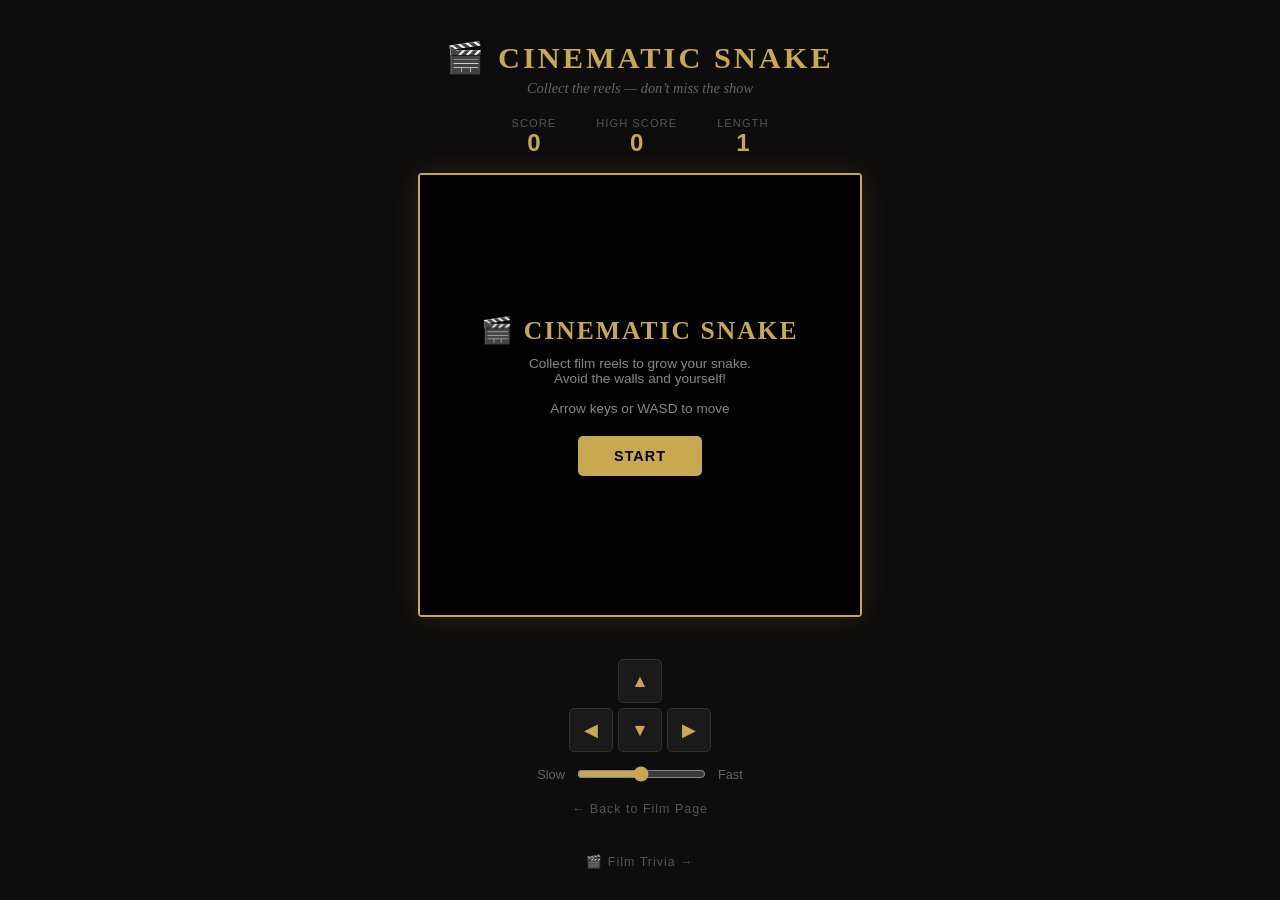
<file: snake.html>
<!DOCTYPE html>
<html lang="en">
<head>
    <meta charset="UTF-8" />
    <meta name="viewport" content="width=device-width, initial-scale=1.0" />
    <title>Cinematic Snake | Noah Walton</title>
    <style>
        * { box-sizing: border-box; margin: 0; padding: 0; }

        body {
            background: #0d0d0d;
            color: #e8e0d0;
            font-family: 'Georgia', serif;
            display: flex;
            flex-direction: column;
            align-items: center;
            min-height: 100vh;
            padding: 20px;
        }

        h1 {
            color: #c8a951;
            letter-spacing: 3px;
            text-transform: uppercase;
            font-size: 1.9rem;
            margin-bottom: 4px;
            margin-top: 20px;
        }

        .subtitle {
            color: #666;
            font-style: italic;
            font-size: 0.9rem;
            margin-bottom: 20px;
        }

        #stats-bar {
            display: flex;
            gap: 40px;
            margin-bottom: 16px;
            font-family: Arial, sans-serif;
        }

        .stat { text-align: center; }
        .stat-label { font-size: 0.7rem; color: #555; letter-spacing: 1px; text-transform: uppercase; }
        .stat-value { font-size: 1.5rem; color: #c8a951; font-weight: bold; }

        #canvas-wrapper {
            position: relative;
            border: 2px solid #c8a951;
            border-radius: 4px;
            box-shadow: 0 0 30px rgba(200,169,81,0.15);
        }

        canvas {
            display: block;
            background: #111;
        }

        #overlay {
            position: absolute;
            inset: 0;
            background: rgba(0,0,0,0.88);
            display: flex;
            flex-direction: column;
            align-items: center;
            justify-content: center;
            border-radius: 4px;
        }

        #overlay h2 {
            color: #c8a951;
            font-size: 1.6rem;
            letter-spacing: 2px;
            margin-bottom: 10px;
        }

        #overlay .overlay-score {
            font-size: 2.5rem;
            color: #e8e0d0;
            margin-bottom: 8px;
        }

        #overlay p {
            color: #888;
            font-family: Arial, sans-serif;
            font-size: 0.85rem;
            margin-bottom: 20px;
            text-align: center;
        }

        #start-btn {
            background: #c8a951;
            border: none;
            border-radius: 5px;
            color: #000;
            cursor: pointer;
            font-family: Arial, sans-serif;
            font-size: 0.9rem;
            font-weight: bold;
            letter-spacing: 1px;
            padding: 12px 36px;
            text-transform: uppercase;
            transition: background 0.2s;
        }

        #start-btn:hover { background: #e8c97a; }

        #controls {
            margin-top: 16px;
            display: grid;
            grid-template-columns: repeat(3, 44px);
            grid-template-rows: repeat(2, 44px);
            gap: 5px;
        }

        .ctrl-btn {
            background: #1a1a1a;
            border: 1px solid #333;
            border-radius: 5px;
            color: #c8a951;
            cursor: pointer;
            font-size: 1.1rem;
            display: flex;
            align-items: center;
            justify-content: center;
            user-select: none;
            -webkit-tap-highlight-color: transparent;
            transition: background 0.1s;
        }

        .ctrl-btn:active { background: #2a2a2a; }
        .ctrl-btn.up { grid-column: 2; grid-row: 1; }
        .ctrl-btn.left { grid-column: 1; grid-row: 2; }
        .ctrl-btn.down { grid-column: 2; grid-row: 2; }
        .ctrl-btn.right { grid-column: 3; grid-row: 2; }

        #speed-control {
            display: flex;
            align-items: center;
            gap: 12px;
            margin-top: 14px;
            font-family: Arial, sans-serif;
            font-size: 0.8rem;
            color: #666;
        }

        #speed-control input {
            accent-color: #c8a951;
            cursor: pointer;
        }

        #back-link {
            display: inline-block;
            margin-top: 20px;
            color: #555;
            font-family: Arial, sans-serif;
            font-size: 0.78rem;
            text-decoration: none;
            letter-spacing: 1px;
        }

        #back-link:hover { color: #c8a951; }

        #food-label {
            font-family: Arial, sans-serif;
            font-size: 0.75rem;
            color: #555;
            margin-top: 8px;
            text-align: center;
            min-height: 18px;
        }
    </style>
</head>
<body>

<h1>🎬 Cinematic Snake</h1>
<p class="subtitle">Collect the reels &mdash; don&rsquo;t miss the show</p>

<div id="stats-bar">
    <div class="stat">
        <div class="stat-label">Score</div>
        <div class="stat-value" id="score-display">0</div>
    </div>
    <div class="stat">
        <div class="stat-label">High Score</div>
        <div class="stat-value" id="high-display">0</div>
    </div>
    <div class="stat">
        <div class="stat-label">Length</div>
        <div class="stat-value" id="length-display">1</div>
    </div>
</div>

<div id="canvas-wrapper">
    <canvas id="gameCanvas" width="440" height="440"></canvas>

    <div id="overlay">
        <h2 id="overlay-title">🎬 CINEMATIC SNAKE</h2>
        <div class="overlay-score" id="overlay-score" style="display:none"></div>
        <p id="overlay-msg">Collect film reels to grow your snake.<br>Avoid the walls and yourself!<br><br>Arrow keys or WASD to move</p>
        <button id="start-btn" onclick="startGame()">Start</button>
    </div>
</div>

<div id="food-label"></div>

<!-- Mobile controls -->
<div id="controls">
    <button class="ctrl-btn up" onpointerdown="setDir(0,-1)">▲</button>
    <button class="ctrl-btn left" onpointerdown="setDir(-1,0)">◀</button>
    <button class="ctrl-btn down" onpointerdown="setDir(0,1)">▼</button>
    <button class="ctrl-btn right" onpointerdown="setDir(1,0)">▶</button>
</div>

<div id="speed-control">
    <span>Slow</span>
    <input type="range" id="speed-slider" min="1" max="5" value="3" />
    <span>Fast</span>
</div>

<a href="scratch.html" id="back-link">← Back to Film Page</a>
&nbsp;&nbsp;
<a href="trivia.html" style="display:inline-block;margin-top:20px;color:#555;font-family:Arial,sans-serif;font-size:0.78rem;text-decoration:none;letter-spacing:1px;">🎬 Film Trivia →</a>

<script>
    const canvas = document.getElementById('gameCanvas');
    const ctx = canvas.getContext('2d');

    const GRID = 22; // cells
    const CELL = canvas.width / GRID;

    const FILM_ITEMS = [
        { emoji: '🎬', name: 'Clapperboard', pts: 10 },
        { emoji: '🎞', name: 'Film Reel', pts: 15 },
        { emoji: '🏆', name: 'Oscar Trophy', pts: 30 },
        { emoji: '🍿', name: 'Popcorn', pts: 5 },
        { emoji: '🎥', name: 'Camera', pts: 20 },
        { emoji: '⭐', name: 'Star', pts: 25 },
    ];

    let snake, dir, nextDir, food, foodItem, score, highScore, gameLoop, running;

    highScore = 0;

    function startGame() {
        document.getElementById('overlay').style.display = 'none';

        snake = [
            { x: 11, y: 11 },
            { x: 10, y: 11 },
            { x: 9,  y: 11 },
        ];
        dir    = { x: 1, y: 0 };
        nextDir = { x: 1, y: 0 };
        score  = 0;
        running = true;

        placeFood();
        updateStats();

        clearInterval(gameLoop);
        const speed = getSpeed();
        gameLoop = setInterval(tick, speed);
    }

    function getSpeed() {
        const v = parseInt(document.getElementById('speed-slider').value);
        // v: 1=slow(250ms), 5=fast(80ms)
        return Math.round(250 - (v - 1) * 42.5);
    }

    function placeFood() {
        const idx = Math.floor(Math.random() * FILM_ITEMS.length);
        foodItem = FILM_ITEMS[idx];
        let pos;
        do {
            pos = { x: Math.floor(Math.random() * GRID), y: Math.floor(Math.random() * GRID) };
        } while (snake.some(s => s.x === pos.x && s.y === pos.y));
        food = pos;
        document.getElementById('food-label').textContent =
            `Collect: ${foodItem.emoji} ${foodItem.name} (+${foodItem.pts} pts)`;
    }

    function tick() {
        if (!running) return;

        dir = { ...nextDir };
        const head = { x: snake[0].x + dir.x, y: snake[0].y + dir.y };

        // Wall collision
        if (head.x < 0 || head.x >= GRID || head.y < 0 || head.y >= GRID) {
            endGame(); return;
        }

        // Self collision
        if (snake.some(s => s.x === head.x && s.y === head.y)) {
            endGame(); return;
        }

        snake.unshift(head);

        // Eat food?
        if (head.x === food.x && head.y === food.y) {
            score += foodItem.pts;
            placeFood();
        } else {
            snake.pop();
        }

        updateStats();
        draw();
    }

    function endGame() {
        running = false;
        clearInterval(gameLoop);
        if (score > highScore) highScore = score;
        updateStats();

        const overlay = document.getElementById('overlay');
        overlay.style.display = 'flex';
        document.getElementById('overlay-title').textContent = '💀 GAME OVER';
        const scoreEl = document.getElementById('overlay-score');
        scoreEl.style.display = 'block';
        scoreEl.textContent = score + ' pts';
        document.getElementById('overlay-msg').textContent =
            score >= highScore && score > 0
                ? '🏆 New high score! Amazing!'
                : 'Try again and collect more reels!';
        document.getElementById('start-btn').textContent = 'Play Again';
        document.getElementById('food-label').textContent = '';
    }

    function draw() {
        // Background grid
        ctx.fillStyle = '#111';
        ctx.fillRect(0, 0, canvas.width, canvas.height);

        // Subtle grid dots
        ctx.fillStyle = '#1a1a1a';
        for (let x = 0; x < GRID; x++) {
            for (let y = 0; y < GRID; y++) {
                ctx.fillRect(x * CELL + CELL/2 - 1, y * CELL + CELL/2 - 1, 2, 2);
            }
        }

        // Snake body
        snake.forEach((seg, i) => {
            const isHead = i === 0;
            const ratio = 1 - (i / snake.length) * 0.5;

            // Color gradient from gold head to darker tail
            const r = Math.round(200 * ratio);
            const g = Math.round(169 * ratio);
            const b = Math.round(81 * ratio);
            ctx.fillStyle = isHead ? '#c8a951' : `rgb(${r},${g},${b})`;

            const pad = isHead ? 1 : 2;
            const radius = isHead ? 5 : 3;
            roundRect(ctx, seg.x * CELL + pad, seg.y * CELL + pad,
                CELL - pad*2, CELL - pad*2, radius);
            ctx.fill();

            // Head eye
            if (isHead) {
                ctx.fillStyle = '#111';
                const ex = dir.x === 1 ? 0.65 : dir.x === -1 ? 0.2 : 0.35;
                const ey = dir.y === 1 ? 0.65 : dir.y === -1 ? 0.2 : 0.35;
                ctx.beginPath();
                ctx.arc(seg.x * CELL + CELL * ex, seg.y * CELL + CELL * ey, 3, 0, Math.PI * 2);
                ctx.fill();
            }
        });

        // Food (emoji)
        ctx.font = `${CELL * 0.75}px serif`;
        ctx.textAlign = 'center';
        ctx.textBaseline = 'middle';
        ctx.fillText(foodItem.emoji, food.x * CELL + CELL / 2, food.y * CELL + CELL / 2);

        // Glow around food
        ctx.shadowColor = '#c8a951';
        ctx.shadowBlur = 12;
        ctx.fillText(foodItem.emoji, food.x * CELL + CELL / 2, food.y * CELL + CELL / 2);
        ctx.shadowBlur = 0;
    }

    function roundRect(ctx, x, y, w, h, r) {
        ctx.beginPath();
        ctx.moveTo(x + r, y);
        ctx.lineTo(x + w - r, y);
        ctx.quadraticCurveTo(x + w, y, x + w, y + r);
        ctx.lineTo(x + w, y + h - r);
        ctx.quadraticCurveTo(x + w, y + h, x + w - r, y + h);
        ctx.lineTo(x + r, y + h);
        ctx.quadraticCurveTo(x, y + h, x, y + h - r);
        ctx.lineTo(x, y + r);
        ctx.quadraticCurveTo(x, y, x + r, y);
        ctx.closePath();
    }

    function setDir(x, y) {
        // Prevent reversing
        if (x === -dir.x && y === -dir.y) return;
        nextDir = { x, y };
    }

    function updateStats() {
        document.getElementById('score-display').textContent = score;
        document.getElementById('high-display').textContent = highScore;
        document.getElementById('length-display').textContent = snake ? snake.length : 1;
    }

    // Keyboard controls
    document.addEventListener('keydown', e => {
        switch (e.key) {
            case 'ArrowUp':    case 'w': case 'W': e.preventDefault(); setDir(0,-1); break;
            case 'ArrowDown':  case 's': case 'S': e.preventDefault(); setDir(0,1);  break;
            case 'ArrowLeft':  case 'a': case 'A': e.preventDefault(); setDir(-1,0); break;
            case 'ArrowRight': case 'd': case 'D': e.preventDefault(); setDir(1,0);  break;
        }
    });

    // Speed slider restart-aware
    document.getElementById('speed-slider').addEventListener('change', () => {
        if (running) {
            clearInterval(gameLoop);
            gameLoop = setInterval(tick, getSpeed());
        }
    });
</script>
</body>
</html>
</file>
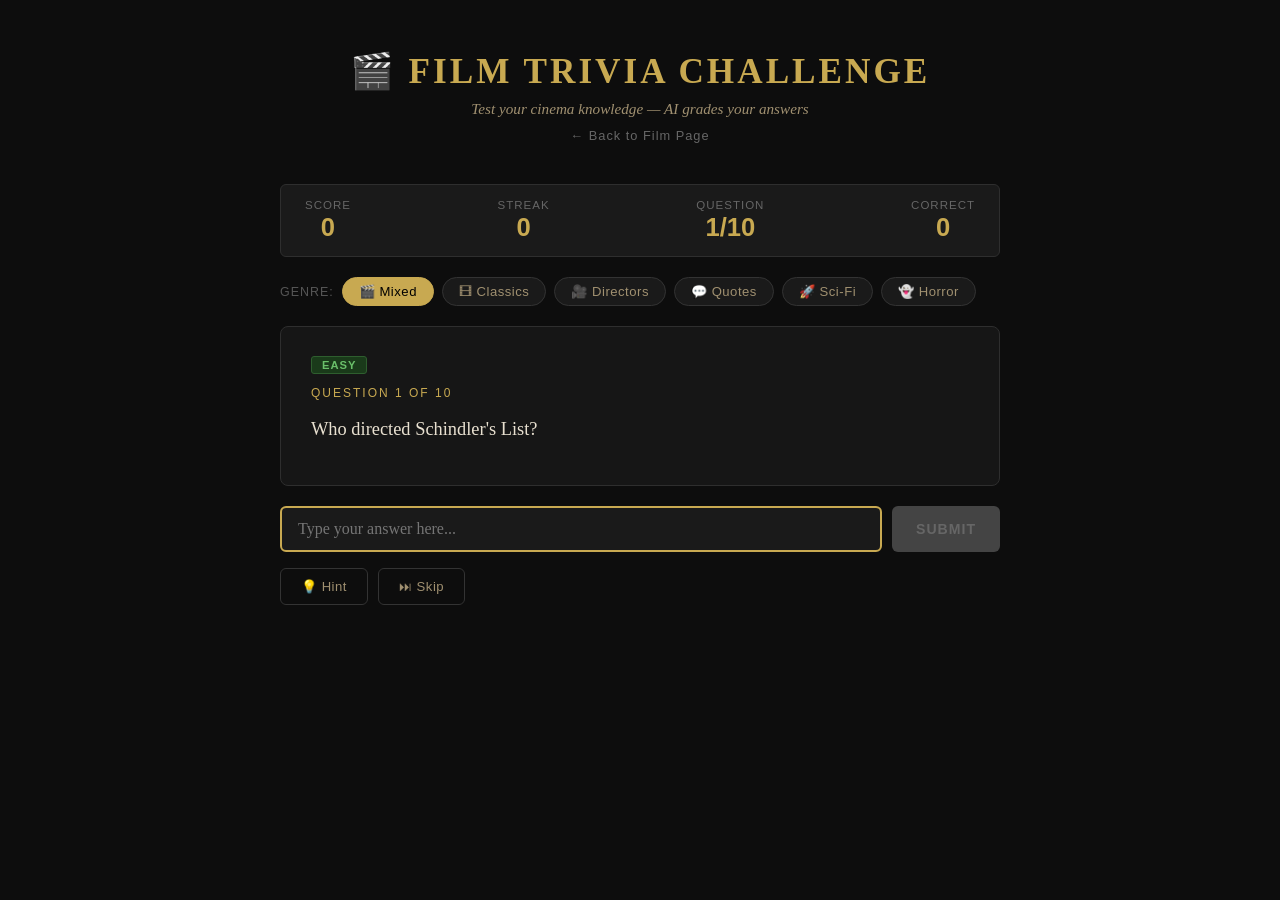
<file: trivia.html>
<!DOCTYPE html>
<html lang="en">
<head>
    <meta charset="UTF-8" />
    <meta name="viewport" content="width=device-width, initial-scale=1.0" />
    <title>Film Trivia Challenge | Noah Walton</title>
    <style>
        * { box-sizing: border-box; margin: 0; padding: 0; }

        body {
            background-color: #0d0d0d;
            color: #e8e0d0;
            font-family: 'Georgia', 'Times New Roman', serif;
            min-height: 100vh;
            display: flex;
            flex-direction: column;
            align-items: center;
            justify-content: flex-start;
            padding: 20px;
        }

        #app-header {
            text-align: center;
            padding: 30px 20px 10px;
            width: 100%;
        }

        #app-header h1 {
            font-size: 2.2rem;
            color: #c8a951;
            letter-spacing: 3px;
            text-transform: uppercase;
        }

        #app-header p {
            color: #a09070;
            font-style: italic;
            margin-top: 8px;
            font-size: 0.95rem;
        }

        #back-link {
            display: inline-block;
            margin-top: 10px;
            color: #666;
            font-family: Arial, sans-serif;
            font-size: 0.8rem;
            text-decoration: none;
            letter-spacing: 1px;
        }

        #back-link:hover { color: #c8a951; }

        #game-container {
            width: 100%;
            max-width: 720px;
            margin: 30px auto;
        }

        /* Score bar */
        #score-bar {
            display: flex;
            justify-content: space-between;
            align-items: center;
            background: #1a1a1a;
            border: 1px solid #2e2e2e;
            border-radius: 6px;
            padding: 14px 24px;
            margin-bottom: 20px;
            font-family: Arial, sans-serif;
        }

        .score-item { text-align: center; }
        .score-label { font-size: 0.72rem; color: #666; text-transform: uppercase; letter-spacing: 1px; }
        .score-value { font-size: 1.6rem; color: #c8a951; font-weight: bold; margin-top: 2px; }

        /* Category selector */
        #category-bar {
            display: flex;
            flex-wrap: wrap;
            gap: 8px;
            margin-bottom: 20px;
        }

        .cat-btn {
            background: #1a1a1a;
            border: 1px solid #333;
            color: #a09070;
            padding: 6px 16px;
            border-radius: 20px;
            cursor: pointer;
            font-family: Arial, sans-serif;
            font-size: 0.82rem;
            letter-spacing: 0.5px;
            transition: all 0.2s;
        }

        .cat-btn:hover, .cat-btn.active {
            background: #c8a951;
            color: #000;
            border-color: #c8a951;
        }

        /* Question card */
        #question-card {
            background: #161616;
            border: 1px solid #2e2e2e;
            border-radius: 8px;
            padding: 28px 30px;
            margin-bottom: 20px;
            min-height: 160px;
        }

        #question-number {
            font-family: Arial, sans-serif;
            font-size: 0.75rem;
            color: #c8a951;
            letter-spacing: 2px;
            text-transform: uppercase;
            margin-bottom: 14px;
        }

        #question-text {
            font-size: 1.15rem;
            line-height: 1.7;
            color: #e8e0d0;
        }

        #difficulty-badge {
            display: inline-block;
            font-family: Arial, sans-serif;
            font-size: 0.7rem;
            font-weight: bold;
            letter-spacing: 1px;
            text-transform: uppercase;
            padding: 2px 10px;
            border-radius: 3px;
            margin-bottom: 12px;
        }

        .diff-easy { background: #1a3a1a; color: #6abf6a; border: 1px solid #2e5e2e; }
        .diff-medium { background: #3a2a00; color: #c8a951; border: 1px solid #5e4a00; }
        .diff-hard { background: #3a0a0a; color: #c86060; border: 1px solid #6e2020; }

        /* Answer input */
        #answer-area {
            display: flex;
            gap: 10px;
            margin-bottom: 16px;
        }

        #answer-input {
            flex: 1;
            background: #1a1a1a;
            border: 2px solid #2e2e2e;
            border-radius: 6px;
            color: #e8e0d0;
            font-family: Georgia, serif;
            font-size: 1rem;
            padding: 12px 16px;
            outline: none;
            transition: border-color 0.2s;
        }

        #answer-input:focus { border-color: #c8a951; }

        #submit-btn {
            background: #c8a951;
            border: none;
            border-radius: 6px;
            color: #000;
            cursor: pointer;
            font-family: Arial, sans-serif;
            font-size: 0.88rem;
            font-weight: bold;
            letter-spacing: 1px;
            padding: 12px 24px;
            text-transform: uppercase;
            transition: background 0.2s;
            white-space: nowrap;
        }

        #submit-btn:hover:not(:disabled) { background: #e8c97a; }
        #submit-btn:disabled { background: #444; color: #666; cursor: not-allowed; }

        /* Feedback box */
        #feedback-box {
            border-radius: 6px;
            padding: 18px 20px;
            margin-bottom: 16px;
            font-size: 0.95rem;
            line-height: 1.6;
            display: none;
        }

        #feedback-box.correct {
            background: #0d1f0d;
            border: 1px solid #2e5e2e;
            color: #8de88d;
            display: block;
        }

        #feedback-box.incorrect {
            background: #1f0d0d;
            border: 1px solid #5e2e2e;
            color: #e88d8d;
            display: block;
        }

        #feedback-box.loading {
            background: #1a1a1a;
            border: 1px solid #333;
            color: #a09070;
            display: block;
            font-style: italic;
        }

        .feedback-icon { font-size: 1.3rem; margin-right: 8px; }

        /* Buttons row */
        #buttons-row {
            display: flex;
            gap: 10px;
            flex-wrap: wrap;
        }

        .action-btn {
            background: transparent;
            border: 1px solid #333;
            border-radius: 6px;
            color: #a09070;
            cursor: pointer;
            font-family: Arial, sans-serif;
            font-size: 0.82rem;
            letter-spacing: 0.5px;
            padding: 10px 20px;
            transition: all 0.2s;
        }

        .action-btn:hover {
            border-color: #c8a951;
            color: #c8a951;
        }

        .action-btn.primary {
            background: #1a1a1a;
            border-color: #c8a951;
            color: #c8a951;
        }

        /* Hint */
        #hint-text {
            font-family: Arial, sans-serif;
            font-size: 0.82rem;
            color: #666;
            font-style: italic;
            margin-top: 10px;
            display: none;
        }

        /* High score panel */
        #results-panel {
            background: #1a1a1a;
            border: 1px solid #c8a951;
            border-radius: 8px;
            padding: 30px;
            text-align: center;
            display: none;
        }

        #results-panel h2 { color: #c8a951; font-size: 1.5rem; margin-bottom: 10px; }
        #results-panel .big-score { font-size: 3rem; color: #e8e0d0; margin: 16px 0; }
        #results-panel p { color: #a09070; font-size: 0.95rem; margin-bottom: 20px; }
        #results-panel button {
            background: #c8a951;
            border: none;
            border-radius: 6px;
            color: #000;
            cursor: pointer;
            font-family: Arial, sans-serif;
            font-size: 0.9rem;
            font-weight: bold;
            padding: 12px 32px;
            text-transform: uppercase;
            letter-spacing: 1px;
        }

        /* Loading dots animation */
        @keyframes dotPulse {
            0%, 80%, 100% { opacity: 0.2; }
            40% { opacity: 1; }
        }

        .dot { display: inline-block; animation: dotPulse 1.4s infinite; }
        .dot:nth-child(2) { animation-delay: 0.2s; }
        .dot:nth-child(3) { animation-delay: 0.4s; }

        #streak-notice {
            font-family: Arial, sans-serif;
            font-size: 0.8rem;
            color: #666;
            text-align: center;
            margin-top: 8px;
        }

        .streak-fire { color: #c8a951; }
    </style>
</head>
<body>

<div id="app-header">
    <h1>🎬 Film Trivia Challenge</h1>
    <p>Test your cinema knowledge — AI grades your answers</p>
    <a href="scratch.html" id="back-link">← Back to Film Page</a>
</div>

<div id="game-container">

    <!-- Score bar -->
    <div id="score-bar">
        <div class="score-item">
            <div class="score-label">Score</div>
            <div class="score-value" id="display-score">0</div>
        </div>
        <div class="score-item">
            <div class="score-label">Streak</div>
            <div class="score-value" id="display-streak">0🔥</div>
        </div>
        <div class="score-item">
            <div class="score-label">Question</div>
            <div class="score-value" id="display-question">1/10</div>
        </div>
        <div class="score-item">
            <div class="score-label">Correct</div>
            <div class="score-value" id="display-correct">0</div>
        </div>
    </div>

    <!-- Category chooser -->
    <div id="category-bar">
        <span style="font-family:Arial;font-size:0.78rem;color:#555;align-self:center;text-transform:uppercase;letter-spacing:1px;">Genre:</span>
        <button class="cat-btn active" data-cat="Mixed">🎬 Mixed</button>
        <button class="cat-btn" data-cat="Classics">🎞 Classics</button>
        <button class="cat-btn" data-cat="Directors">🎥 Directors</button>
        <button class="cat-btn" data-cat="Quotes">💬 Quotes</button>
        <button class="cat-btn" data-cat="Sci-Fi">🚀 Sci-Fi</button>
        <button class="cat-btn" data-cat="Horror">👻 Horror</button>
    </div>

    <!-- Question card -->
    <div id="question-card">
        <div id="difficulty-badge" class="diff-medium">Medium</div>
        <div id="question-number">Question 1 of 10</div>
        <div id="question-text">Loading your first question<span class="dot">.</span><span class="dot">.</span><span class="dot">.</span></div>
        <div id="hint-text"></div>
    </div>

    <!-- Answer input -->
    <div id="answer-area">
        <input type="text" id="answer-input" placeholder="Type your answer here..." autocomplete="off" />
        <button id="submit-btn" disabled>Submit</button>
    </div>

    <!-- Feedback -->
    <div id="feedback-box"></div>

    <!-- Buttons -->
    <div id="buttons-row">
        <button class="action-btn" id="hint-btn">💡 Hint</button>
        <button class="action-btn" id="skip-btn">⏭ Skip</button>
        <button class="action-btn primary" id="next-btn" style="display:none;">Next Question →</button>
    </div>
    <div id="streak-notice"></div>

    <!-- Results panel (shown after all 10 questions) -->
    <div id="results-panel">
        <h2>🏆 Game Over!</h2>
        <div class="big-score" id="final-score-display">0</div>
        <p id="final-message"></p>
        <button onclick="restartGame()">Play Again</button>
    </div>

</div>

<script>
    // ===== GAME STATE =====
    const TOTAL_QUESTIONS = 10;
    let state = {
        score: 0,
        streak: 0,
        questionNum: 1,
        correctCount: 0,
        currentQuestion: null,
        currentCategory: 'Mixed',
        answered: false,
        hintUsed: false,
        history: []
    };

    // ===== QUESTION BANK (fallback if API fails) =====
    const questionBank = {
        Mixed: [
            { q: "Who directed Schindler's List?", a: "Steven Spielberg", diff: "easy" },
            { q: "What 1994 film features a hitman and a philosophical discussion about foot massages?", a: "Pulp Fiction", diff: "medium" },
            { q: "In which film does a clownfish search for his son across the ocean?", a: "Finding Nemo", diff: "easy" },
            { q: "Who played the Joker in The Dark Knight?", a: "Heath Ledger", diff: "easy" },
            { q: "Which Best Picture winner was the first R-rated animated feature to win at the Oscars?", a: "American Beauty", diff: "hard" },
            { q: "Name the 2014 film in which a birdman actor struggles with his superhero past.", a: "Birdman", diff: "medium" },
            { q: "What Kubrick film ends with the line 'I think I've seen this film before'?", a: "Eyes Wide Shut", diff: "hard" },
            { q: "Which actress played Clarice Starling in The Silence of the Lambs?", a: "Jodie Foster", diff: "easy" },
            { q: "In Interstellar, what is the name of the robot companion?", a: "TARS", diff: "medium" },
            { q: "What 1960 Hitchcock film is famous for its shower scene?", a: "Psycho", diff: "easy" },
        ],
        Classics: [
            { q: "Who played Rick Blaine in Casablanca?", a: "Humphrey Bogart", diff: "easy" },
            { q: "What year was Citizen Kane released?", a: "1941", diff: "medium" },
            { q: "Which classic film features the line 'I'll make him an offer he can't refuse'?", a: "The Godfather", diff: "easy" },
            { q: "Who directed 2001: A Space Odyssey?", a: "Stanley Kubrick", diff: "easy" },
            { q: "In Sunset Boulevard, what is the name of the forgotten actress played by Gloria Swanson?", a: "Norma Desmond", diff: "medium" },
        ],
        Directors: [
            { q: "Which director is known for the Dollars Trilogy (A Fistful of Dollars, For a Few Dollars More, The Good the Bad and the Ugly)?", a: "Sergio Leone", diff: "medium" },
            { q: "Who directed the original Alien in 1979?", a: "Ridley Scott", diff: "medium" },
            { q: "Name the French New Wave director who made The 400 Blows.", a: "François Truffaut", diff: "hard" },
            { q: "Which director appears in almost all of his own films as a cameo?", a: "Alfred Hitchcock", diff: "easy" },
            { q: "Who directed Parasite, the first non-English film to win Best Picture?", a: "Bong Joon-ho", diff: "medium" },
        ],
        Quotes: [
            { q: "Complete this quote: 'You can't handle the ______!'", a: "truth", diff: "easy" },
            { q: "What film contains the line 'To infinity and beyond!'?", a: "Toy Story", diff: "easy" },
            { q: "Who says 'Elementary, my dear Watson' — and in which famous franchise?", a: "Sherlock Holmes", diff: "easy" },
            { q: "Complete: 'Life is like a box of chocolates, you never know what you're gonna ______.'", a: "get", diff: "easy" },
            { q: "What film features 'I am your father' as its most famous line?", a: "The Empire Strikes Back", diff: "easy" },
        ],
        "Sci-Fi": [
            { q: "What is the name of the AI in Ex Machina?", a: "Ava", diff: "medium" },
            { q: "In Blade Runner, what are human-like androids called?", a: "Replicants", diff: "medium" },
            { q: "Who plays Neo in The Matrix?", a: "Keanu Reeves", diff: "easy" },
            { q: "What planet does the film Arrival focus on communicating with alien visitors from?", a: "Earth / no planet — the aliens arrive on Earth", diff: "hard" },
            { q: "Name the 2013 film in which Sandra Bullock and George Clooney are stranded in space.", a: "Gravity", diff: "easy" },
        ],
        Horror: [
            { q: "What is the name of the hotel in The Shining?", a: "The Overlook Hotel", diff: "easy" },
            { q: "In Get Out, what is the Sunken Place?", a: "A hypnotic state/prison within one's own mind", diff: "medium" },
            { q: "What 1978 John Carpenter film launched Michael Myers?", a: "Halloween", diff: "easy" },
            { q: "Name the shark-hunting film that Steven Spielberg directed in 1975.", a: "Jaws", diff: "easy" },
            { q: "In Hereditary, what is the name of the demon the family unwittingly summons?", a: "Paimon", diff: "hard" },
        ]
    };

    let questionQueue = [];
    let currentQuestionIndex = 0;

    // ===== INIT =====
    window.addEventListener('DOMContentLoaded', () => {
        setupCategoryButtons();
        setupInputListener();
        startGame();
    });

    function setupCategoryButtons() {
        document.querySelectorAll('.cat-btn').forEach(btn => {
            btn.addEventListener('click', () => {
                document.querySelectorAll('.cat-btn').forEach(b => b.classList.remove('active'));
                btn.classList.add('active');
                state.currentCategory = btn.dataset.cat;
            });
        });
    }

    function setupInputListener() {
        const input = document.getElementById('answer-input');
        input.addEventListener('input', () => {
            document.getElementById('submit-btn').disabled = input.value.trim().length === 0;
        });
        input.addEventListener('keydown', e => {
            if (e.key === 'Enter' && !document.getElementById('submit-btn').disabled && !state.answered) {
                submitAnswer();
            }
        });

        document.getElementById('submit-btn').addEventListener('click', submitAnswer);
        document.getElementById('hint-btn').addEventListener('click', showHint);
        document.getElementById('skip-btn').addEventListener('click', skipQuestion);
        document.getElementById('next-btn').addEventListener('click', nextQuestion);
    }

    function startGame() {
        state.score = 0;
        state.streak = 0;
        state.questionNum = 1;
        state.correctCount = 0;
        state.history = [];
        currentQuestionIndex = 0;
        buildQuestionQueue();
        updateScoreBar();
        document.getElementById('results-panel').style.display = 'none';
        document.getElementById('question-card').style.display = 'block';
        document.getElementById('answer-area').style.display = 'flex';
        document.getElementById('buttons-row').style.display = 'flex';
        loadQuestion();
    }

    function buildQuestionQueue() {
        const cat = state.currentCategory;
        const pool = questionBank[cat] || questionBank['Mixed'];
        // Shuffle
        questionQueue = [...pool].sort(() => Math.random() - 0.5).slice(0, TOTAL_QUESTIONS);
        // Pad with mixed if not enough
        if (questionQueue.length < TOTAL_QUESTIONS) {
            const mixed = [...questionBank['Mixed']].sort(() => Math.random() - 0.5);
            while (questionQueue.length < TOTAL_QUESTIONS) {
                questionQueue.push(mixed[questionQueue.length % mixed.length]);
            }
        }
    }

    function loadQuestion() {
        state.answered = false;
        state.hintUsed = false;

        const q = questionQueue[currentQuestionIndex];
        state.currentQuestion = q;

        // UI reset
        document.getElementById('answer-input').value = '';
        document.getElementById('submit-btn').disabled = true;
        document.getElementById('answer-input').disabled = false;
        document.getElementById('feedback-box').style.display = 'none';
        document.getElementById('feedback-box').className = '';
        document.getElementById('hint-text').style.display = 'none';
        document.getElementById('hint-btn').disabled = false;
        document.getElementById('skip-btn').disabled = false;
        document.getElementById('next-btn').style.display = 'none';
        document.getElementById('streak-notice').textContent = '';

        // Difficulty badge
        const badge = document.getElementById('difficulty-badge');
        badge.textContent = q.diff.charAt(0).toUpperCase() + q.diff.slice(1);
        badge.className = 'diff-' + q.diff;

        document.getElementById('question-number').textContent = `Question ${state.questionNum} of ${TOTAL_QUESTIONS}`;
        document.getElementById('question-text').textContent = q.q;
        document.getElementById('answer-input').focus();
    }

    async function submitAnswer() {
        if (state.answered) return;

        const userAnswer = document.getElementById('answer-input').value.trim();
        if (!userAnswer) return;

        state.answered = true;
        document.getElementById('submit-btn').disabled = true;
        document.getElementById('answer-input').disabled = true;
        document.getElementById('hint-btn').disabled = true;
        document.getElementById('skip-btn').disabled = true;

        // Show loading
        const feedbackBox = document.getElementById('feedback-box');
        feedbackBox.className = 'loading';
        feedbackBox.innerHTML = `Checking your answer<span class="dot">.</span><span class="dot">.</span><span class="dot">.</span>`;

        const q = state.currentQuestion;
        const isCorrect = await gradeWithAI(q.q, q.a, userAnswer);

        if (isCorrect) {
            const points = q.diff === 'easy' ? 10 : q.diff === 'medium' ? 20 : 30;
            const streakBonus = state.streak >= 3 ? 5 : 0;
            state.score += points + streakBonus;
            state.streak++;
            state.correctCount++;

            feedbackBox.className = 'correct';
            let msg = `<span class="feedback-icon">✅</span> <strong>Correct!</strong> +${points} points`;
            if (streakBonus > 0) msg += ` <strong>(+${streakBonus} streak bonus!)</strong>`;
            msg += `<br><small style="opacity:0.7">The answer was: ${q.a}</small>`;
            feedbackBox.innerHTML = msg;

            if (state.streak >= 3) {
                document.getElementById('streak-notice').innerHTML = `<span class="streak-fire">🔥 ${state.streak} in a row!</span>`;
            }
        } else {
            state.streak = 0;
            feedbackBox.className = 'incorrect';
            feedbackBox.innerHTML = `<span class="feedback-icon">❌</span> <strong>Not quite.</strong><br><small style="opacity:0.7">The correct answer: <strong>${q.a}</strong></small>`;
        }

        updateScoreBar();
        document.getElementById('next-btn').style.display = 'block';
    }

    async function gradeWithAI(question, correctAnswer, userAnswer) {
        // First do a quick client-side check for obvious matches
        const ua = userAnswer.toLowerCase().trim();
        const ca = correctAnswer.toLowerCase().trim();
        if (ua === ca || ca.includes(ua) || ua.includes(ca)) return true;

        // Use Claude API to grade intelligently
        try {
            const prompt = `You are grading a film trivia game. Be generous but fair.

Question: "${question}"
Official answer: "${correctAnswer}"
Student answered: "${userAnswer}"

Is the student's answer correct or close enough to be considered correct? Consider partial answers, alternate phrasings, abbreviations, and common nicknames.

Reply with ONLY "yes" or "no".`;

            const response = await fetch("https://api.anthropic.com/v1/messages", {
                method: "POST",
                headers: { "Content-Type": "application/json" },
                body: JSON.stringify({
                    model: "claude-sonnet-4-6",
                    max_tokens: 10,
                    messages: [{ role: "user", content: prompt }]
                })
            });

            const data = await response.json();
            if (data.content && data.content[0] && data.content[0].text) {
                return data.content[0].text.toLowerCase().includes('yes');
            }
        } catch (e) {
            // Fallback: simple string matching
            return ca.includes(ua) || ua.includes(ca.split(' ')[0]);
        }

        return false;
    }

    function showHint() {
        if (state.hintUsed) return;
        state.hintUsed = true;

        const a = state.currentQuestion.a;
        // Give first letter + length
        const hint = `Hint: Starts with "${a[0].toUpperCase()}", ${a.length} characters`;
        const hintEl = document.getElementById('hint-text');
        hintEl.textContent = hint;
        hintEl.style.display = 'block';
        document.getElementById('hint-btn').disabled = true;
    }

    function skipQuestion() {
        state.answered = true;
        state.streak = 0;
        const feedbackBox = document.getElementById('feedback-box');
        feedbackBox.className = 'incorrect';
        feedbackBox.innerHTML = `<span class="feedback-icon">⏭</span> <strong>Skipped.</strong> The answer was: <strong>${state.currentQuestion.a}</strong>`;
        document.getElementById('answer-input').disabled = true;
        document.getElementById('submit-btn').disabled = true;
        document.getElementById('hint-btn').disabled = true;
        document.getElementById('skip-btn').disabled = true;
        document.getElementById('next-btn').style.display = 'block';
        updateScoreBar();
    }

    function nextQuestion() {
        currentQuestionIndex++;
        state.questionNum++;

        if (state.questionNum > TOTAL_QUESTIONS) {
            showResults();
        } else {
            updateScoreBar();
            loadQuestion();
        }
    }

    function showResults() {
        document.getElementById('question-card').style.display = 'none';
        document.getElementById('answer-area').style.display = 'none';
        document.getElementById('feedback-box').style.display = 'none';
        document.getElementById('buttons-row').style.display = 'none';

        const panel = document.getElementById('results-panel');
        panel.style.display = 'block';
        document.getElementById('final-score-display').textContent = state.score;

        const pct = state.correctCount / TOTAL_QUESTIONS;
        let msg = '';
        if (pct === 1) msg = "🏆 Perfect score! You're a true cinephile!";
        else if (pct >= 0.8) msg = "🌟 Excellent work! You clearly love movies.";
        else if (pct >= 0.6) msg = "👍 Good effort! You know your films.";
        else if (pct >= 0.4) msg = "🎬 Not bad — keep watching more movies!";
        else msg = "📽 Time for a film marathon! You'll do better next time.";

        document.getElementById('final-message').textContent =
            `You got ${state.correctCount}/${TOTAL_QUESTIONS} correct. ${msg}`;
    }

    function restartGame() {
        startGame();
    }

    function updateScoreBar() {
        document.getElementById('display-score').textContent = state.score;
        document.getElementById('display-streak').textContent = state.streak + (state.streak >= 3 ? '🔥' : '');
        document.getElementById('display-question').textContent = `${Math.min(state.questionNum, TOTAL_QUESTIONS)}/${TOTAL_QUESTIONS}`;
        document.getElementById('display-correct').textContent = state.correctCount;
    }
</script>

</body>
</html>
</file>
